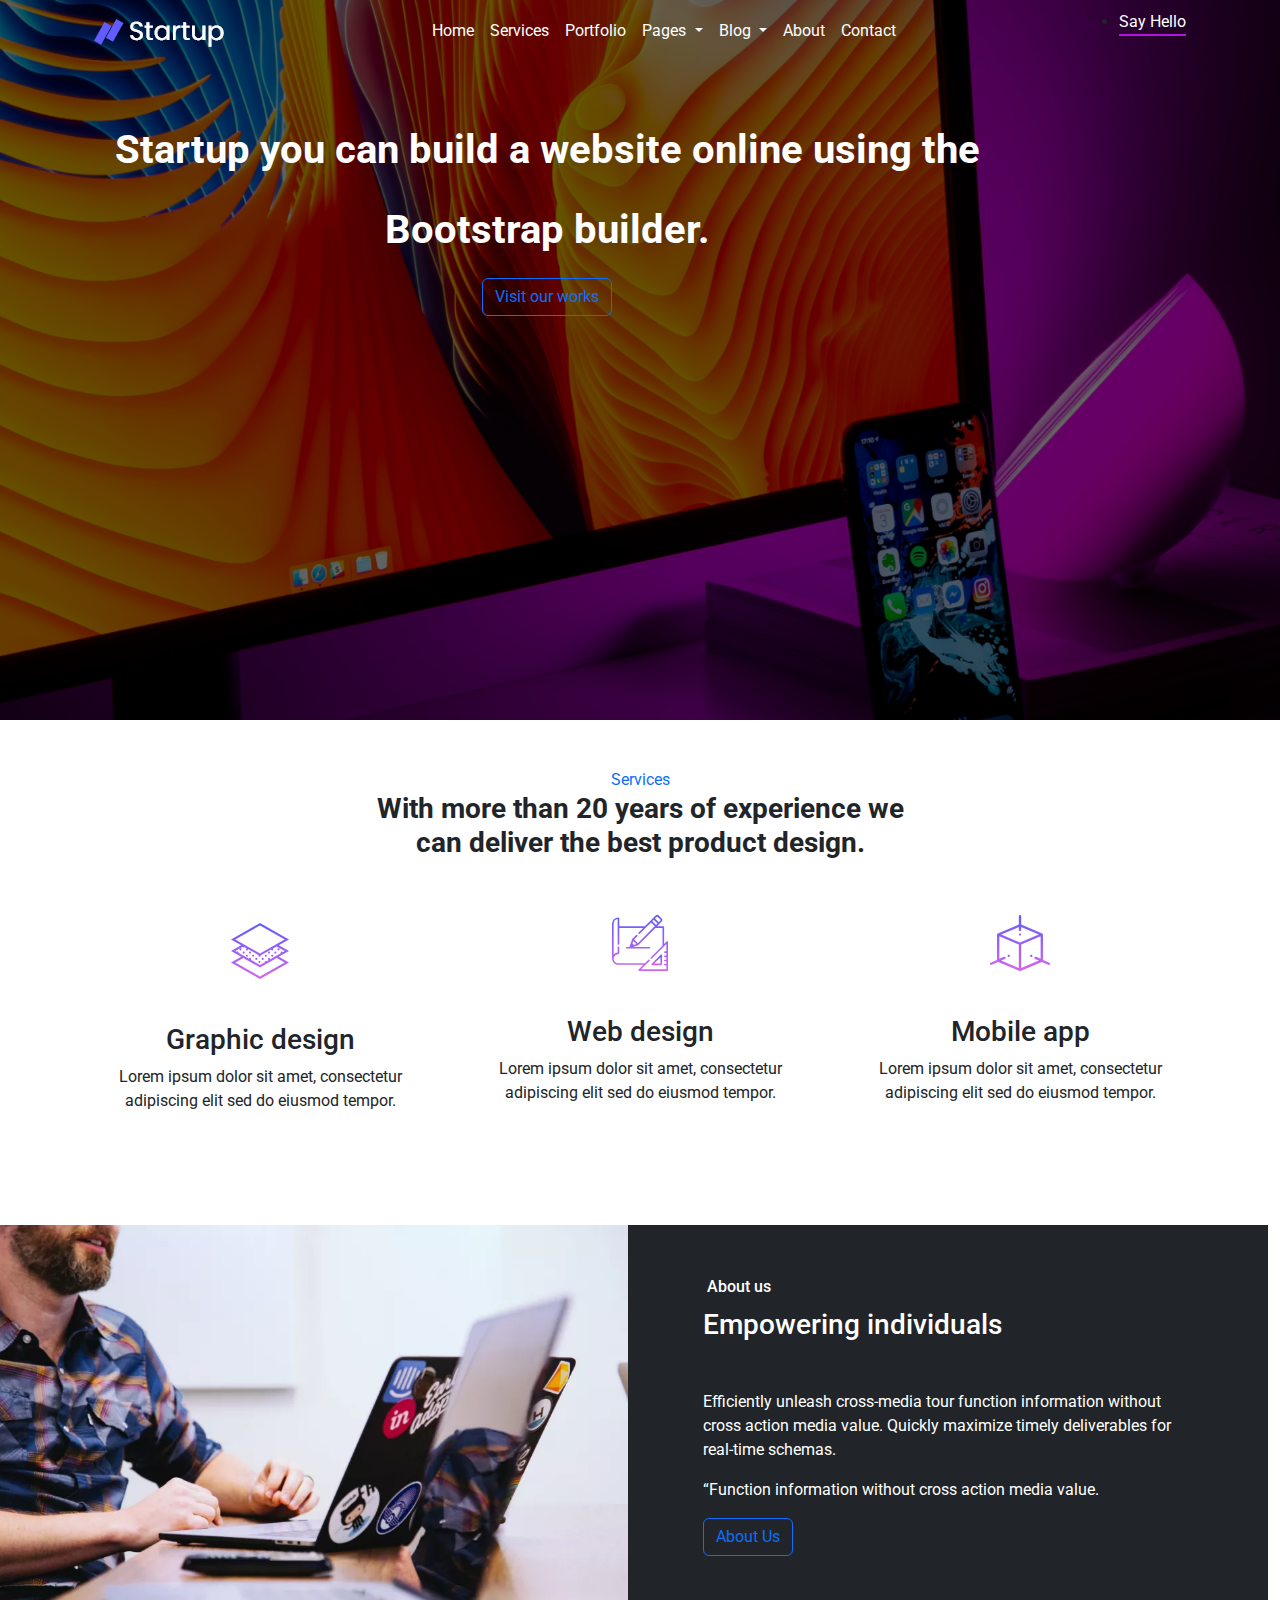
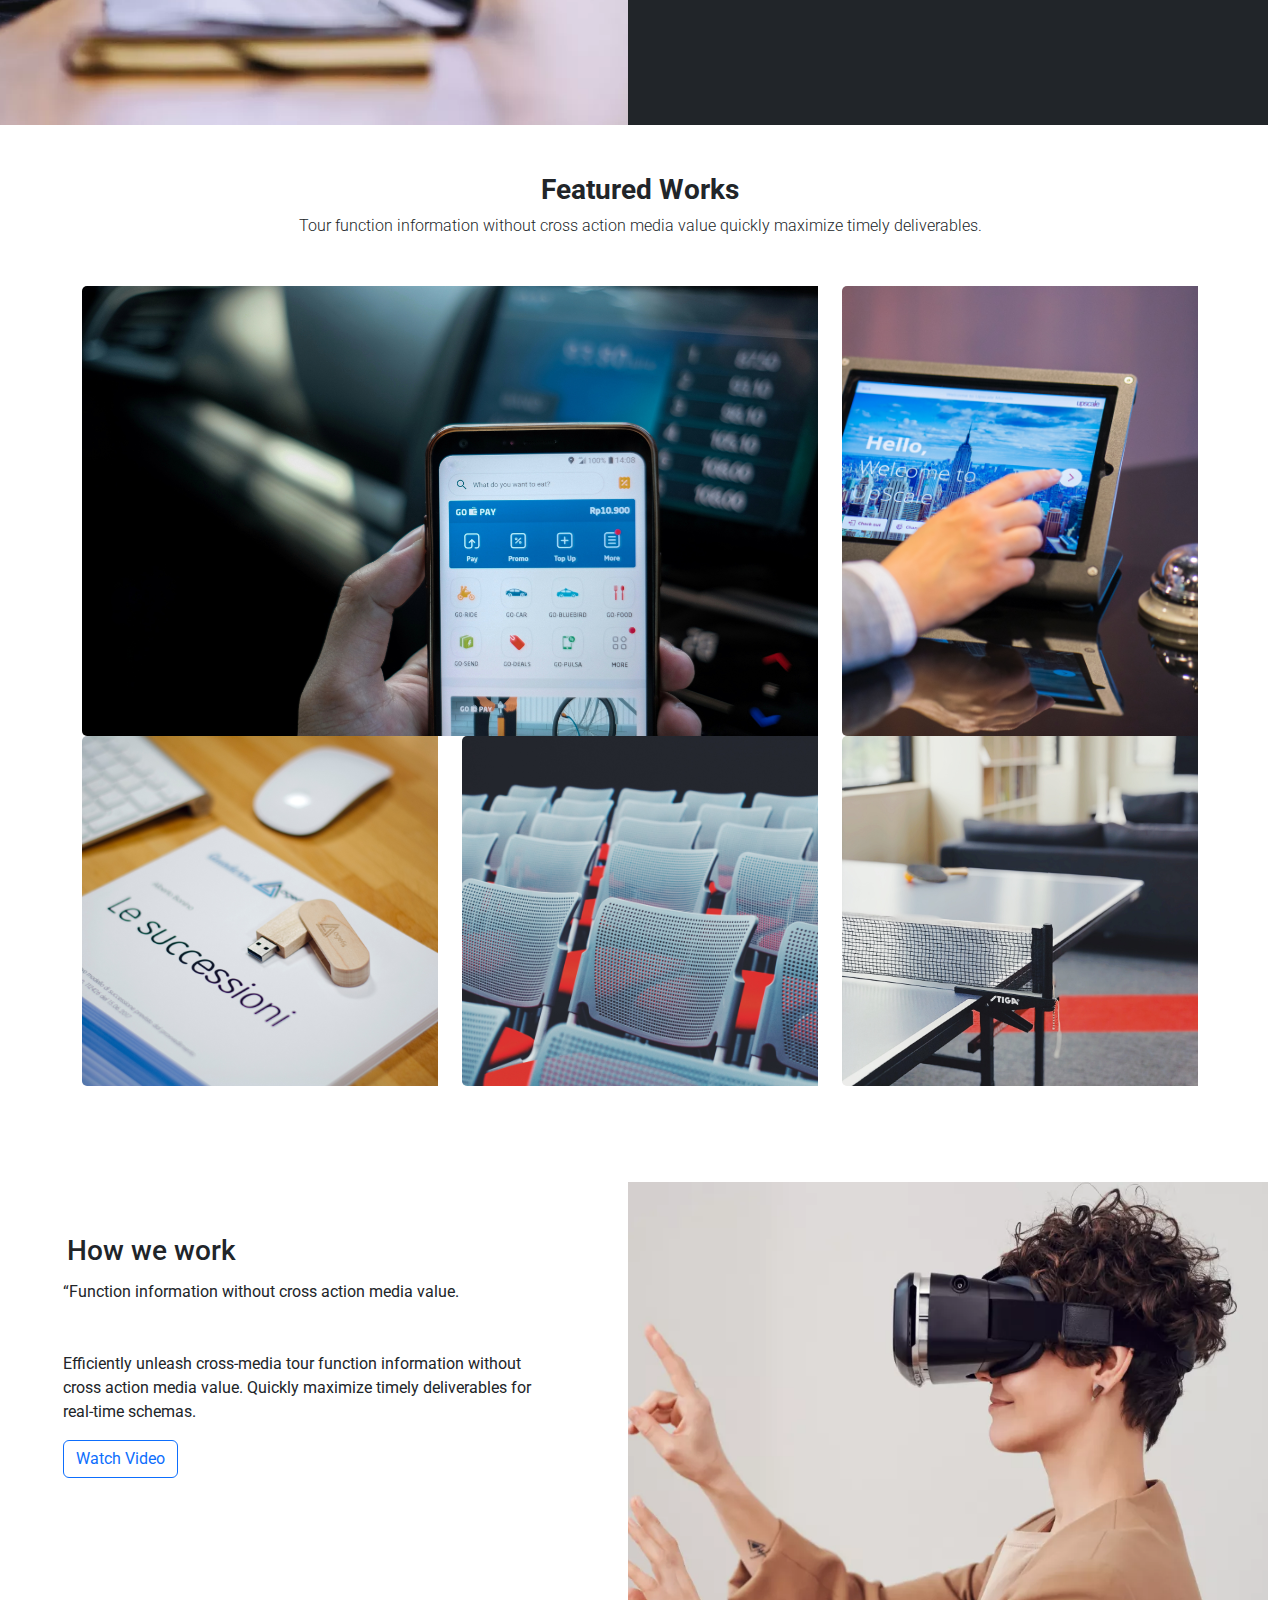
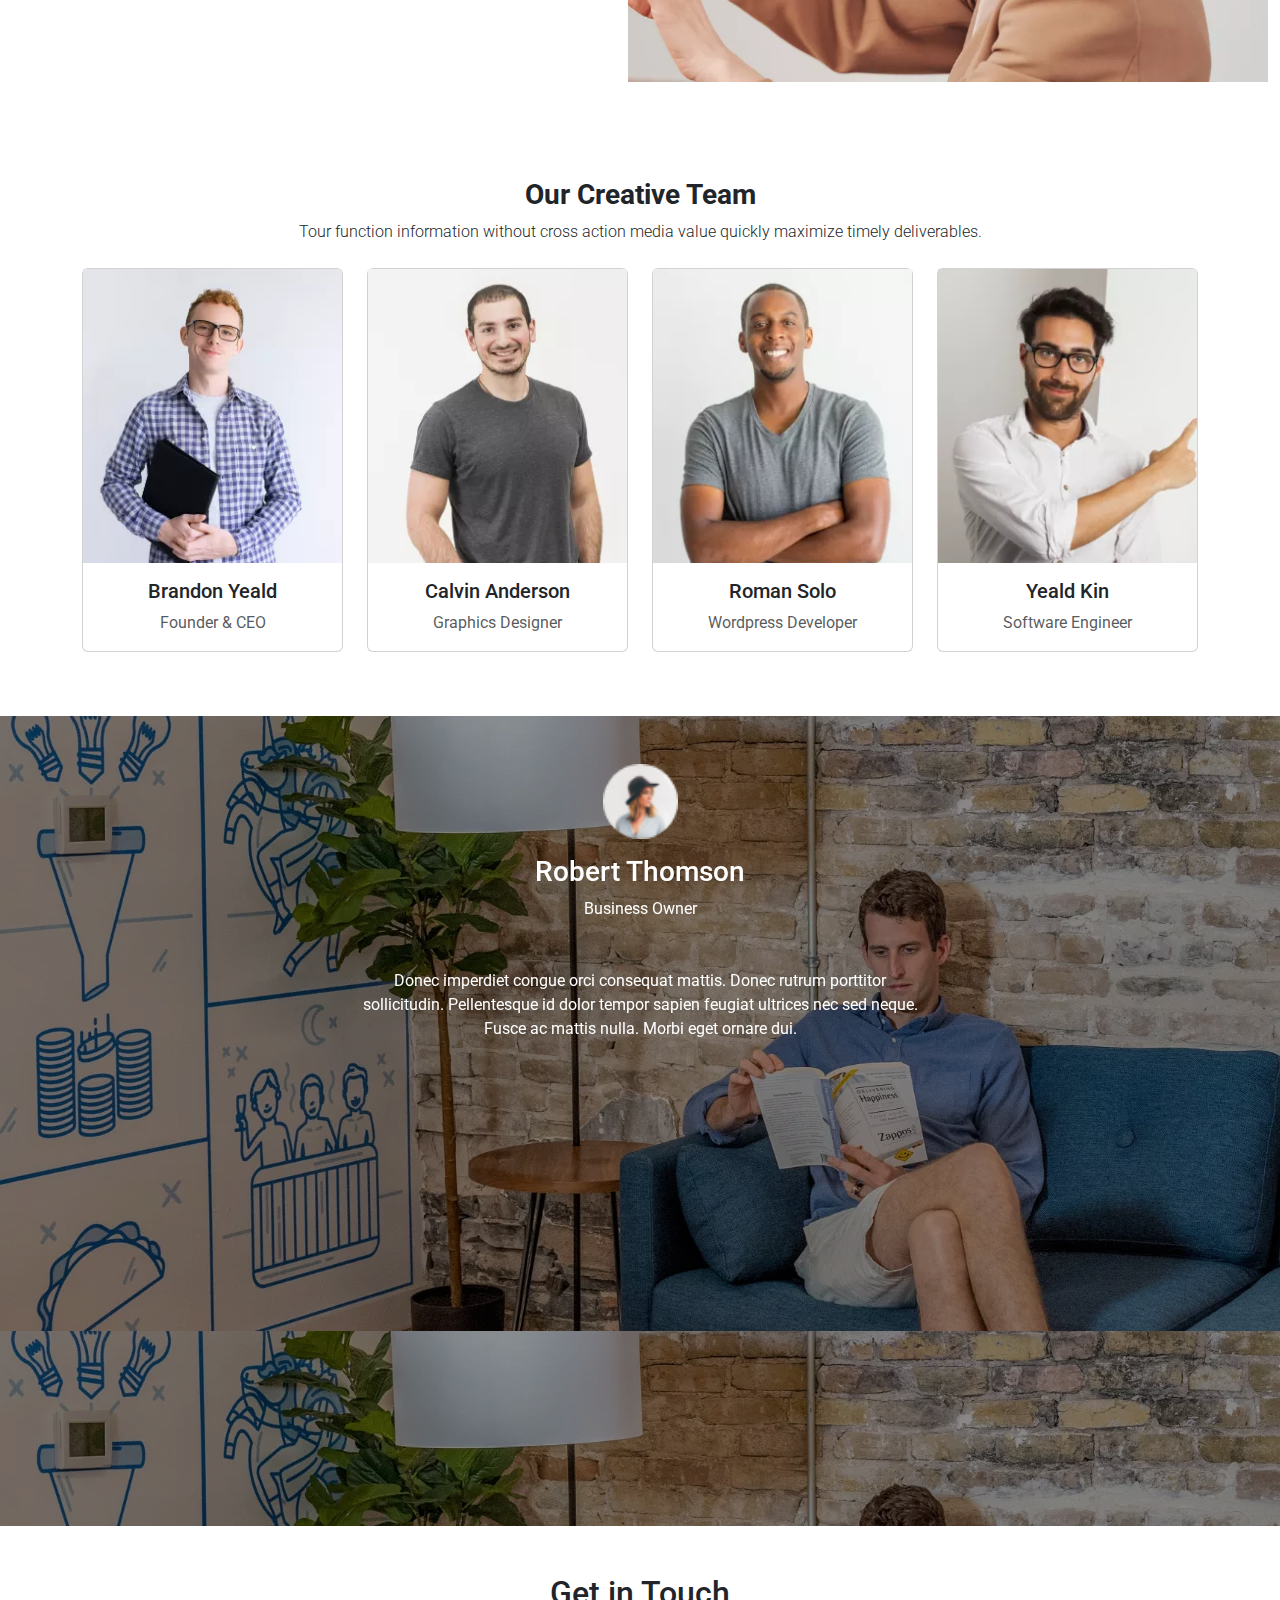
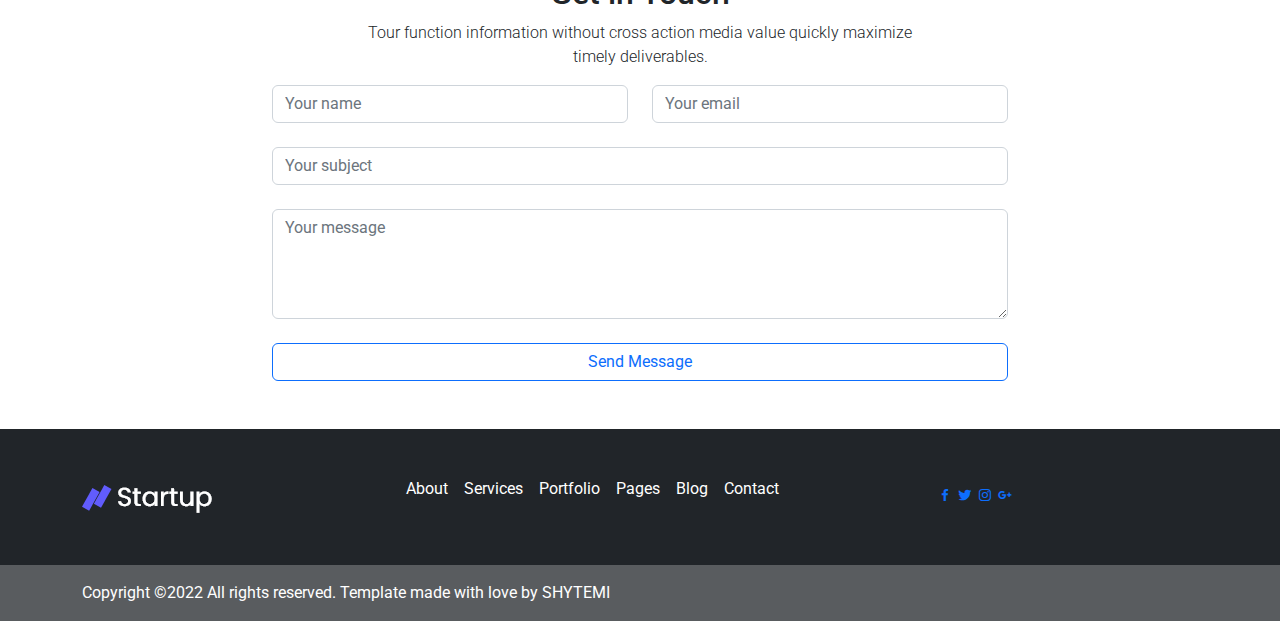
<file: index.html>
<!doctype html>
<html lang="en">
  <head>
    <meta charset="utf-8">
    <meta name="viewport" content="width=device-width, initial-scale=1">
    <link rel="stylesheet" href="css/bootstrap.min.css">
    <link href='https://unpkg.com/boxicons@2.1.2/css/boxicons.min.css' rel='stylesheet'>
    <!-- <link href="https://cdn.jsdelivr.net/npm/bootstrap@5.2.0-beta1/dist/css/bootstrap.min.css" rel="stylesheet" integrity="sha384-0evHe/X+R7YkIZDRvuzKMRqM+OrBnVFBL6DOitfPri4tjfHxaWutUpFmBp4vmVor" crossorigin="anonymous"> -->
    <link rel="stylesheet" href="css/style.css">

    <!-- Link Swiper's CSS -->
    <link
      rel="stylesheet"
      href="https://unpkg.com/swiper/swiper-bundle.min.css"
    />
    <title>StartUp</title>
    
    
  </head>
  <body>
      <section class="header">
          <div class="container">

            <nav class="navbar navbar-expand-lg navbar-dark">
                <div class="container-fluid">
                  <a class="navbar-brand" href="#"> <img src="img/download.webp" alt="">  </a>
                  <button class="navbar-toggler" type="button" data-bs-toggle="collapse" data-bs-target="#navbarSupportedContent" aria-controls="navbarSupportedContent" aria-expanded="false" aria-label="Toggle navigation">
                    <span class="navbar-toggler-icon"></span>
                  </button>
                  <div class="collapse navbar-collapse" id="navbarSupportedContent">
                    <ul class="navbar-nav mx-auto mb-2 mb-lg-0">
                      <li class="nav-item">
                        <a class="nav-link active" aria-current="page" href="#">Home</a>
                      </li>
                      <li class="nav-item">
                        <a class="nav-link text-white" href="#">Services</a>
                      </li>    
                        <li class="nav-item">
                        <a class="nav-link text-white" href="#">Portfolio</a>
                      </li>
                      <li class="nav-item dropdown">
                        <a class="nav-link dropdown-toggle text-white" href="#" id="navbarDropdown" role="button" data-bs-toggle="dropdown" aria-expanded="false">
                          Pages
                        </a>
                        <ul class="dropdown-menu" aria-labelledby="navbarDropdown">
                          <li><a class="dropdown-item" href="#">Portfolio Details</a></li>
                          <li><a class="dropdown-item" href="#">About</a></li>
                          <li><a class="dropdown-item" href="#">Element</a></li>  
                        </ul>        
                        <li class="nav-item dropdown">
                        <a class="nav-link dropdown-toggle text-white" href="#" id="navbarDropdown" role="button" data-bs-toggle="dropdown" aria-expanded="false">
                          Blog
                        </a>
                        <ul class="dropdown-menu" aria-labelledby="navbarDropdown">
                          <li><a class="dropdown-item" href="#">Blog</a></li>
                          <li><a class="dropdown-item" href="#">Single-blog</a></li>
                        </ul>
                        <li class="nav-item">
                          <a class="nav-link text-white"   href="about.html">About</a>
                        </li>
                        <li class="nav-item">
                            <a class="nav-link text-white" href="contact.html">Contact</a>
                          </li>
                    </ul>
                    <ul>
                        <li class="nav-item">
                            <a class="nav-link text-white act" href="#">Say Hello</a>
                        </li>
                    </ul>
                  </div>
                </div>
              </nav>

            <div class="container">
                <div class="row align-items-center justify-content-start">
                    <div class="col-lg-10 col-md-10">
                        <div class="text-center py-5">
                            <h1 class="text-white fs-1 fw-bold lh-lg">Startup you can build a website online using the Bootstrap builder.</h1>
                            <a class="btn btn-outline-primary" href="#">Visit our works</a>
                        </div>
                    </div>
                </div>
            </div>
          </div>
      </section>
     <section class="services py-5">
       <div class="container">
         <div class="row justify-content-center">
            <div class="col-lg-6 text-center">
              <span class="wow fadeInUp text-primary" data-wow-duration="1s" data-wow-delay=".1s" style="visibility: visible; animation-duration: 1s; animation-delay: 0.1s;">Services</span>
             <h3 class="fw-bold">With more than 20 years of experience we can deliver the best product design.</h3>
           </div>
          </div>
         <div class="row py-5 g-4">
            <div class="col-lg-4">
              <div class="service text-center mt-2">
                <div class="icon">
                  <img src="img/1.svg" alt="">
                </div>
              </div>
              <h3 class="text-center">Graphic design</h3>
              <p class="text-center">Lorem ipsum dolor sit amet, consectetur adipiscing elit sed do eiusmod tempor.</p>
            </div>
            <div class="col-lg-4">
              <div class="service text-center">
                <div class="icon">
                  <img src="img/2.svg" alt="">
                </div>
              </div>
              <h3 class="text-center">Web design</h3>
              <p class="text-center">Lorem ipsum dolor sit amet, consectetur adipiscing elit sed do eiusmod tempor.</p>
            </div>
            <div class="col-lg-4">
              <div class="service text-center">
                <div class="icon">
                  <img src="img/3.svg" alt="">
                </div>
              </div>
              <h3 class="text-center">Mobile app</h3>
              <p class="text-center">Lorem ipsum dolor sit amet, consectetur adipiscing elit sed do eiusmod tempor.</p>
            </div>
          </div>
        </div>
      </section>
     <section class="about row w-100 text-white bg-dark">
      <div class="col-lg-6 col-img"></div>
      <div class="col-lg-6">
        <div class="container">
          <div class="row justify-content-start">
            <div class="col-md-10 offset-md-1 my-5">
                <h6 class="p-1">About us</h6>
                <h3 class="mb-5">Empowering individuals</h3>
                <p>Efficiently unleash cross-media tour function information without cross action media value. Quickly maximize timely deliverables for real-time schemas.</p>
                <p>“Function information without cross action media value.</p>
                <button class="btn btn-outline-primary">About Us</button>
            </div>
          </div>
        </div>
      </div>
    </section>
    <section class="portfolio py-5">
      <div class="container">
        <div class="text-center text-dark">
          <h3 class="fw-bold">Featured Works</h3>
          <p class="fw-light">Tour function information without cross action media value quickly maximize timely deliverables.</p>
        </div>
        <div class="row mt-5">
          <div class="col-lg-8 col-md-12">
            <div class="featured">
              <img src="img/x1webp.webp" alt="">
              <div class="overlay p-5">
                <h6 class="text-primary d-flex align-items-center justify-content-center mt-2">App Design</h6>
                <h3 class="text-dark d-flex align-items-center justify-content-center mb-5">Mobile App</h3>
                <div class="d-grid gap-2 d-md-flex justify-content-md-center mb-5">
                  <button class="btn btn-outline-primary">View</button>
                </div>
              </div>
            </div>
          </div>
          <div class="col-lg-4 col-md-6">
            <div class="featured">
              <img src="img/x2.webp" alt="">
              <div class="overlay p-5">
                <h6 class="text-primary d-flex align-items-center justify-content-center mt-2">App Design</h6>
                <h3 class="text-dark d-flex align-items-center justify-content-center mb-5">Mobile App</h3>
                <div class="d-grid gap-2 d-md-flex justify-content-md-center mb-5">
                  <button class="btn btn-outline-primary">View</button>
                </div>
              </div>
            </div>
          </div>
          <div class="col-lg-4 col-md-6 col-lg-4">
            <div class="featured">
              <img src="img/x3.webp" alt="">
              <div class="overlay p-5">
                <h6 class="text-primary d-flex align-items-center justify-content-center mt-2">App Design</h6>
                <h3 class="text-dark d-flex align-items-center justify-content-center mb-5">Mobile App</h3>
                <div class="d-grid gap-2 d-md-flex justify-content-md-center mb-5">
                  <button class="btn btn-outline-primary">View</button>
                </div>
              </div>
          </div>
        </div>
        <div class="col-lg-4 col-md-6 col-lg-4">
            <div class="featured">
              <img src="img/x4.webp" alt="">
              <div class="overlay p-5">
                <h6 class="text-primary d-flex align-items-center justify-content-center mt-2">App Design</h6>
                <h3 class="text-dark d-flex align-items-center justify-content-center mb-5">Mobile App</h3>
                <div class="d-grid gap-2 d-md-flex justify-content-md-center mb-5">
                  <button class="btn btn-outline-primary">View</button>
                </div>
              </div>
          </div>
        </div>
        <div class="col-lg-4 col-md-6 col-lg-4">
            <div class="featured">
              <img src="img/x5.webp" alt="">
              <div class="overlay p-5">
                <h6 class="text-primary d-flex align-items-center justify-content-center mt-2">App Design</h6>
                <h3 class="text-dark d-flex align-items-center justify-content-center mb-5">Mobile App</h3>
                <div class="d-grid gap-2 d-md-flex justify-content-md-center mb-5">
                  <button class="btn btn-outline-primary">View</button>
                </div>
              </div>
          </div>
        </div>
        </div>
      </div>
    </section>
    <section class="work py-5 row w-100">
      <div class="col-lg-6">
        <div class="container">
          <div class="row">
            <div class="col-md-10 offset-md-1 my-5">
              <h3 class="p-1">How we work</h3>
              <p class="mb-5">“Function information without cross action media value.</p>
              <p>Efficiently unleash cross-media tour function information without cross action media value. Quickly maximize timely deliverables for real-time schemas.</p>
              <button class="btn btn-outline-primary">Watch Video</button>
            </div>
          </div>
        </div>
      </div>
      <div class="col-lg-6 col-img"></div>
    </section>
    <section class="team py-5">
      <div class="container">
        <div class="text-center text-dark">
          <h3 class="fw-bold">Our Creative Team</h3>
          <p class="fw-light">Tour function information without cross action media value quickly maximize timely deliverables.</p>
        </div>
        <div class="row mt-4 justify-content-center align-items-center">
          <div class="col-lg-3 col-md-6 col-8 mb-3">
            <div class="card">
              <img src="img/t1.webp" alt="">
              <div class="card-body text-center">
                <h5 class="text-dark">Brandon Yeald</h5>
                <p class="card-text text-muted">Founder & CEO</p>
              </div>
            </div>
          </div>
          <div class="col-lg-3 col-md-6 col-8 mb-3">
            <div class="card">
              <img src="img/t2.webp" alt="">
              <div class="card-body text-center">
                <h5 class="text-dark">Calvin Anderson</h5>
                <p class="card-text text-muted">Graphics Designer</p>
              </div>
            </div>
          </div>
          <div class="col-lg-3 col-md-6 col-8 mb-3">
            <div class="card">
              <img src="img/t3.webp" alt="">
              <div class="card-body text-center">
                <h5 class="text-dark">Roman Solo</h5>
                <p class="card-text text-muted">Wordpress Developer</p>
              </div>
            </div>
          </div>
          <div class="col-lg-3 col-md-6 col-8 mb-3">
            <div class="card">
              <img src="img/t4.webp" alt="">
              <div class="card-body text-center">
                <h5 class="text-dark">Yeald Kin</h5>
                <p class="card-text text-muted">Software Engineer</p>
              </div>
            </div>
          </div>
        </div>
      </div>
    </section>
    <section class="testimonial py-5">
      <div class="slider-section">
        <div class="swiper mySwiper">
          <div class="swiper-wrapper">
            <div class="swiper-slide">
              <div class="testimony-author">
                <img src="img/xthumb.webp" alt="">
                  <h3 class="text-white mt-3">Robert Thomson</h3>
                  <span class="text-white">Business Owner</span>

                  <p class="text-white mt-5">Donec imperdiet congue orci consequat mattis. Donec rutrum porttitor <br>
                  sollicitudin. Pellentesque id dolor tempor sapien feugiat ultrices nec sed neque. <br>
                  Fusce ac mattis nulla. Morbi eget ornare dui. </p>
              </div>
            </div>
            <div class="swiper-slide">
              <div class="testimony-author">
                <img src="img/xthumb.webp" alt="">
                  <h3 class="text-white mt-3">Robert Thomson</h3>
                  <span class="text-white">Business Owner</span>

                  <p class="text-white mt-5">Donec imperdiet congue orci consequat mattis. Donec rutrum porttitor <br>
                  sollicitudin. Pellentesque id dolor tempor sapien feugiat ultrices nec sed neque. <br>
                  Fusce ac mattis nulla. Morbi eget ornare dui. </p>
              </div>
            </div>
            <div class="swiper-slide">
              <div class="testimony-author">
                <img src="img/xthumb.webp" alt="">
                  <h3 class="text-white mt-3">Robert Thomson</h3>
                  <span class="text-white">Business Owner</span>

                  <p class="text-white mt-5">Donec imperdiet congue orci consequat mattis. Donec rutrum porttitor <br>
                  sollicitudin. Pellentesque id dolor tempor sapien feugiat ultrices nec sed neque. <br>
                  Fusce ac mattis nulla. Morbi eget ornare dui. </p>
              </div>
            </div>
            <div class="swiper-slide">
              <div class="testimony-author">
                <img src="img/xthumb.webp" alt="">
                  <h3 class="text-white mt-3">Robert Thomson</h3>
                  <span class="text-white">Business Owner</span>

                  <p class="text-white mt-5">Donec imperdiet congue orci consequat mattis. Donec rutrum porttitor <br>
                  sollicitudin. Pellentesque id dolor tempor sapien feugiat ultrices nec sed neque. <br>
                  Fusce ac mattis nulla. Morbi eget ornare dui. </p>
              </div>
            </div>
          </div>
        </div>

              
      </div>
    </section>
    <section class="get-in-touch py-5">
      <div class="container">
        <div class="row justify-content-center">
          <div class="col-lg-6">
            <h2 class="text-dark text-center">Get in Touch</h2>
            <p class="fw-light text-center">Tour function information without cross action media value quickly maximize timely deliverables.</p>
          </div>
        </div>
        <div class="row justify-content-center">
        <div class="col-lg-8">
          <form id="contact-form" name="contact-form" action="mail.php" method="POST">
              <div class="row">
                  <div class="col-md-6">
                      <div class="md-form mb-0">
                          <input type="text" id="name" name="name" class="form-control" placeholder="Your name">
                          <label for="name" class=""></label>
                      </div>
                  </div>
                  <div class="col-md-6">
                      <div class="md-form mb-0">
                          <input type="text" id="email" name="email" class="form-control" placeholder="Your email">
                          <label for="email" class=""></label>
                      </div>
                  </div>
              </div>
              <div class="row">
                  <div class="col-md-12">
                      <div class="md-form mb-0">
                          <input type="text" id="subject" name="subject" class="form-control" placeholder="Your subject">
                          <label for="subject" class=""></label>
                      </div>
                  </div>
              </div>
              <div class="row">
                  <div class="col-md-12">
                      <div class="md-form">
                          <textarea type="text" id="message" name="message" rows="4" class="form-control md-textarea" placeholder="Your message"></textarea>
                          <label for="message"></label>
                      </div>
                  </div>
                  <div class="col-lg-12">
                    <div class="d-grid gap-2">
                      <button class="btn btn-outline-primary">Send Message</button>
                    </div>
                  </div>
              </div>
          </form>
          
          <div class="status"></div>
      </div>
      </div>
    </section>
    <section class="footer">
      <div class="footer-top py-5 bg-dark">
        <div class="container">
          <div class="row align-items-center">
            <div class="col-lg-2 col-md-3">
              <div class="footer-logo">
                <a href="#"><img src="img/download.webp" alt=""></a>
              </div>
            </div>
            <div class="col-lg-7 col-md-9">
              <div class="menu">
                <ul class="d-flex justify-content-center list-unstyled">
                  <li><a class="text-white text-decoration-none m-2" href="#">About</a></li>
                  <li><a class="text-white text-decoration-none m-2" href="#">Services</a></li>
                  <li><a class="text-white text-decoration-none m-2" href="#">Portfolio</a></li>
                  <li><a class="text-white text-decoration-none m-2" href="#">Pages</a></li>
                  <li><a class="text-white text-decoration-none m-2" href="#">Blog</a></li>
                  <li><a class="text-white text-decoration-none m-2" href="#">Contact</a></li>
                </ul>
              </div>
            </div>
            <div class="col-lg-3 col-md-12">
              <div class="social-icons">
                <a href="#"><i class='bx bxl-facebook'></i></a>
                <a href="#"><i class='bx bxl-twitter'></i></a>
                <a href="#"><i class='bx bxl-instagram'></i></a>
                <a href="#"><i class='bx bxl-google-plus' ></i></a>
              </div>
            </div>
          </div>
        </div>
      </div>
      <div class="footer-bottom py-3 bg-dark text-white bg-opacity-75">
        <div class="container">
          <div class="row">
            <div class="col-lg-12">
              Copyright ©2022 All rights reserved. Template made with love by SHYTEMI
            </div>
          </div>
        </div>
      </div>
    </section>









    <script src="js/bootstrap.min.js"></script>
    <script src="https://unpkg.com/swiper/swiper-bundle.min.js"></script>
    <!-- <script src="https://cdn.jsdelivr.net/npm/bootstrap@5.2.0-beta1/dist/js/bootstrap.bundle.min.js" integrity="sha384-pprn3073KE6tl6bjs2QrFaJGz5/SUsLqktiwsUTF55Jfv3qYSDhgCecCxMW52nD2" crossorigin="anonymous"></script> -->

    <!-- Initialize Swiper -->
    <script>
      var swiper = new Swiper(".mySwiper", {});
    </script>
  </body>
</html>
</file>
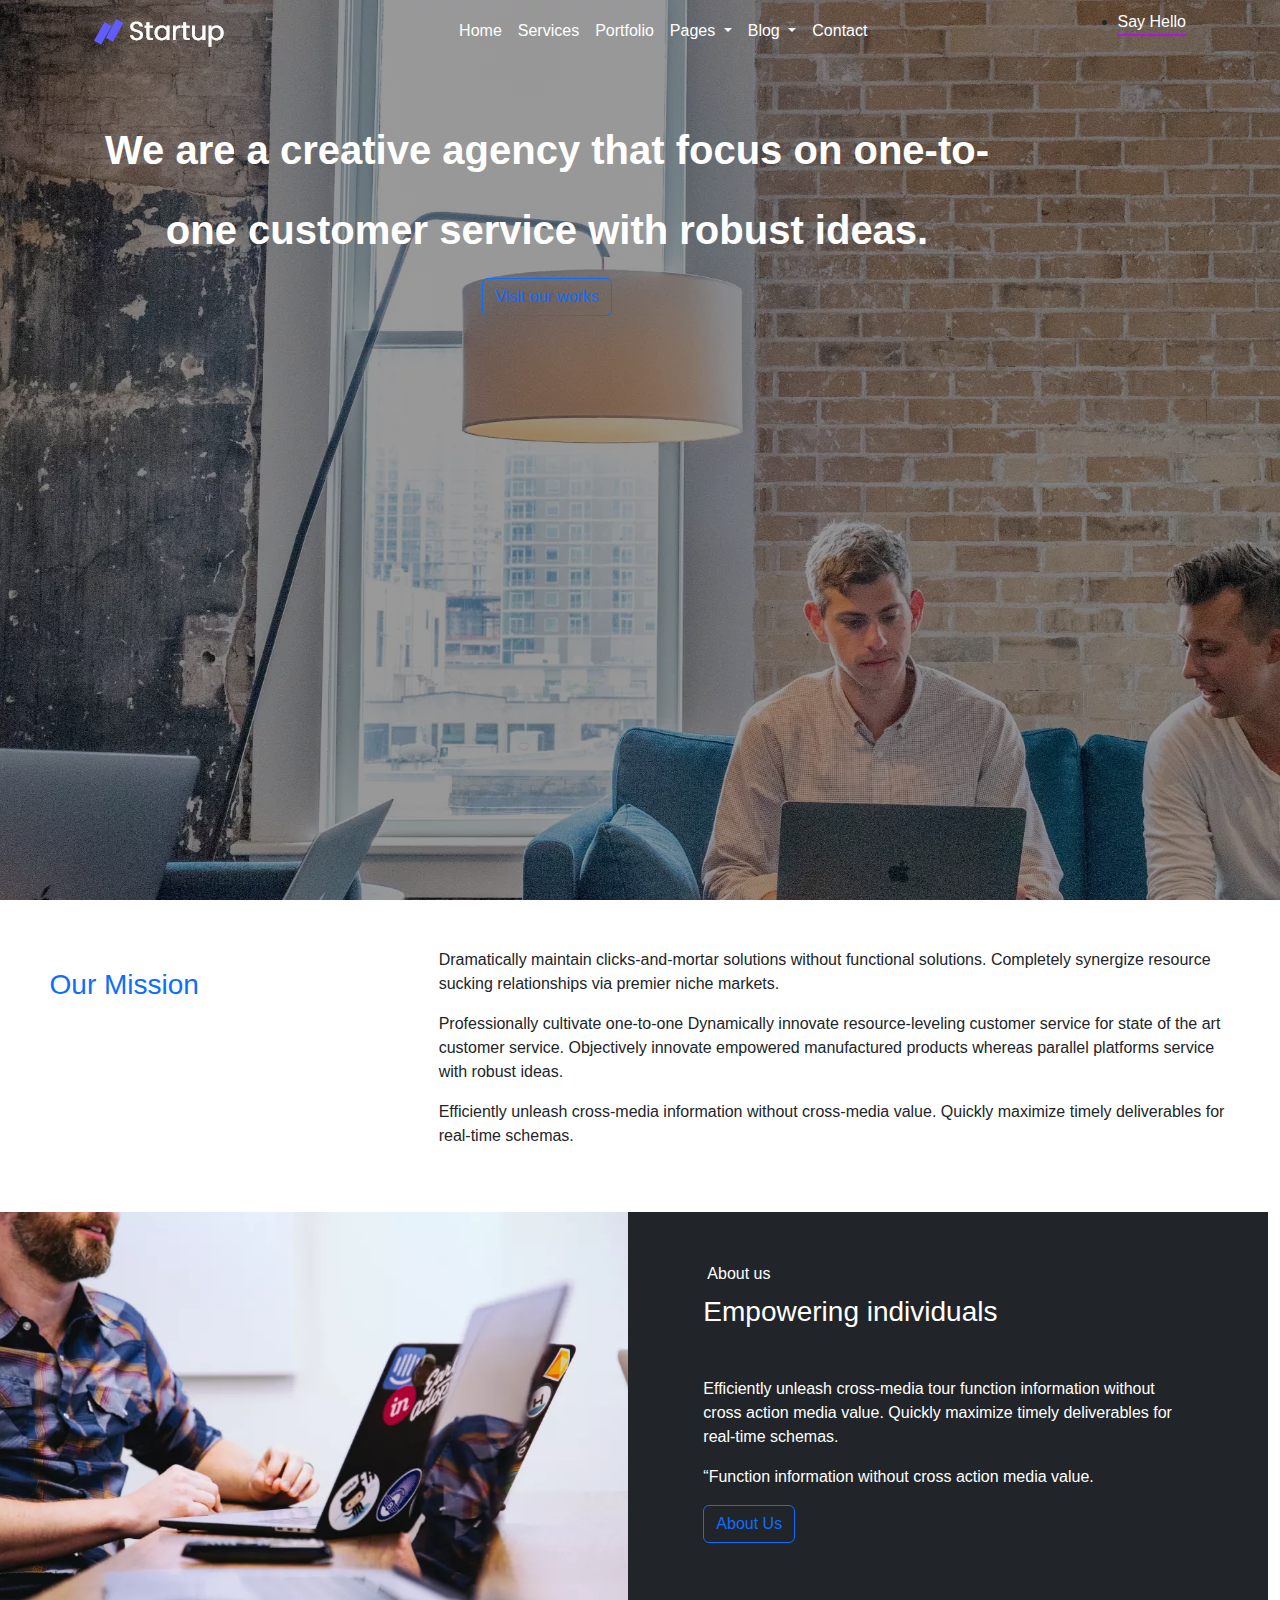
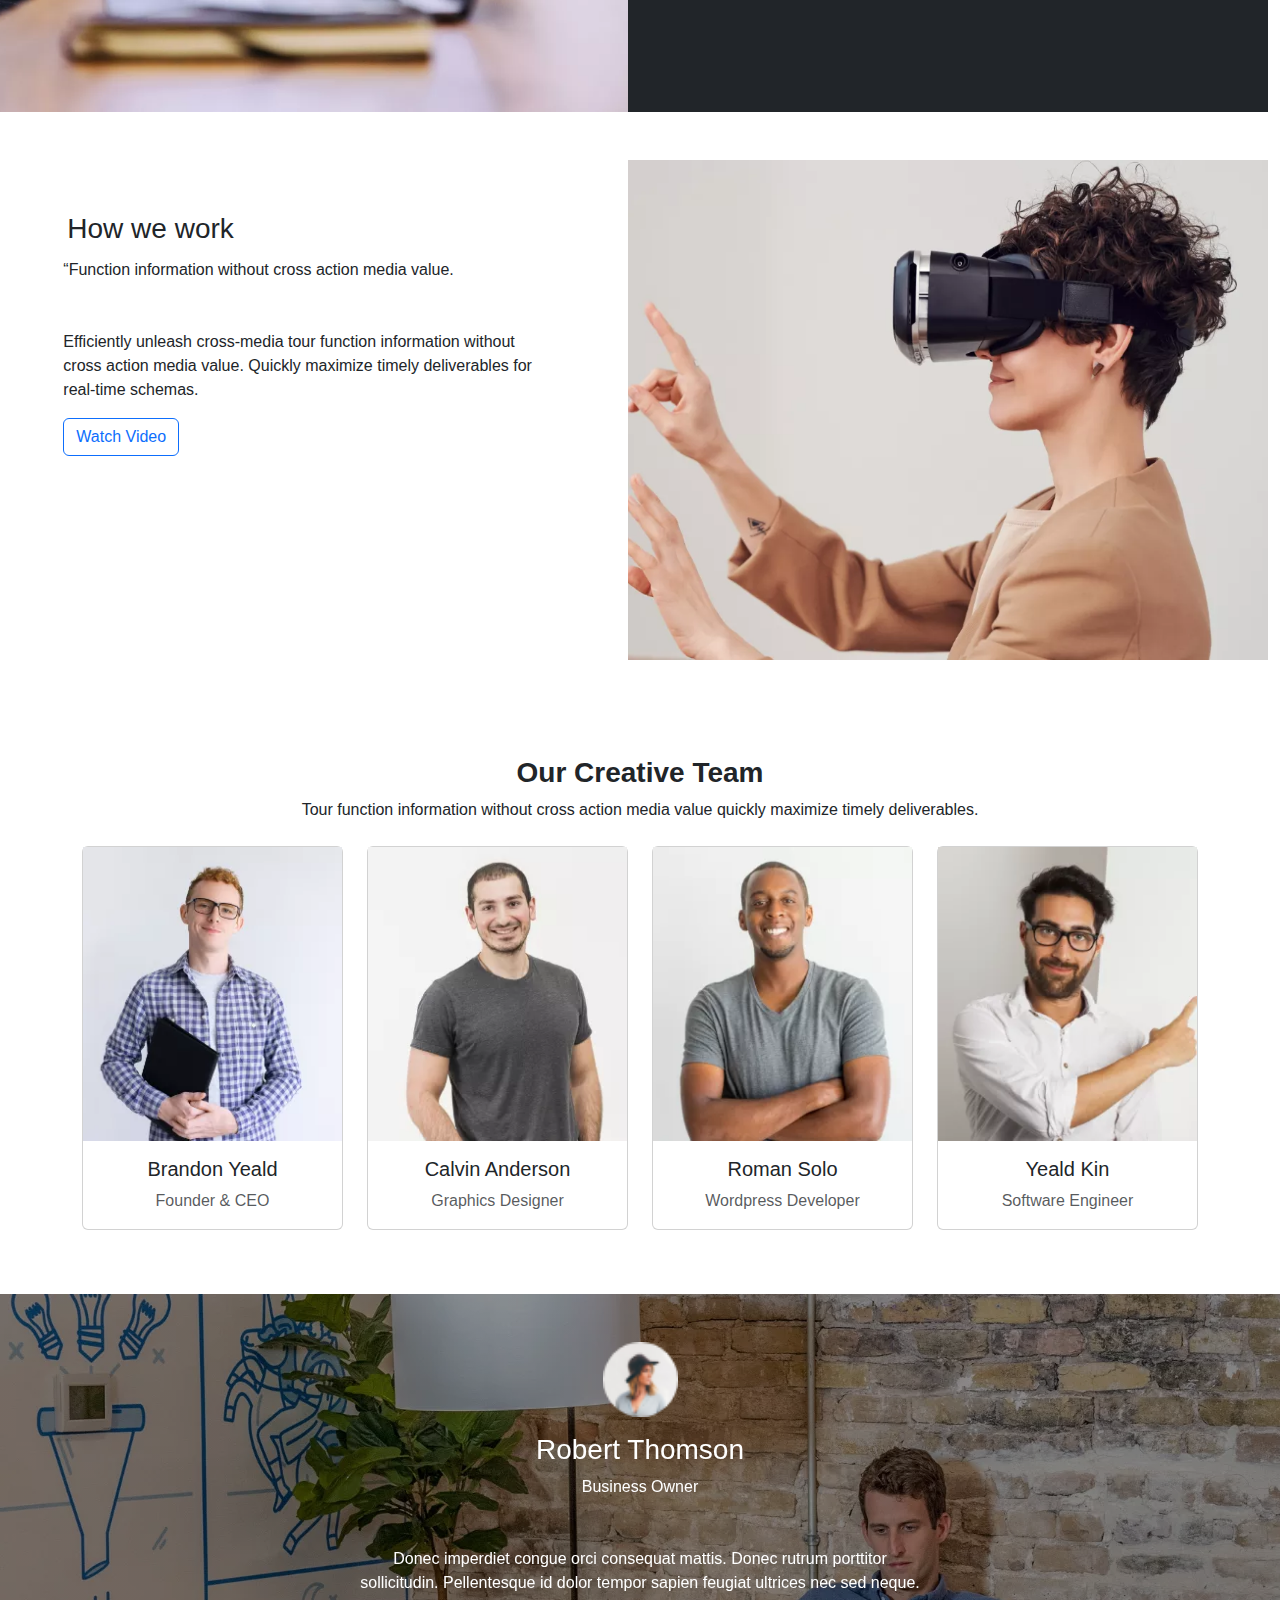
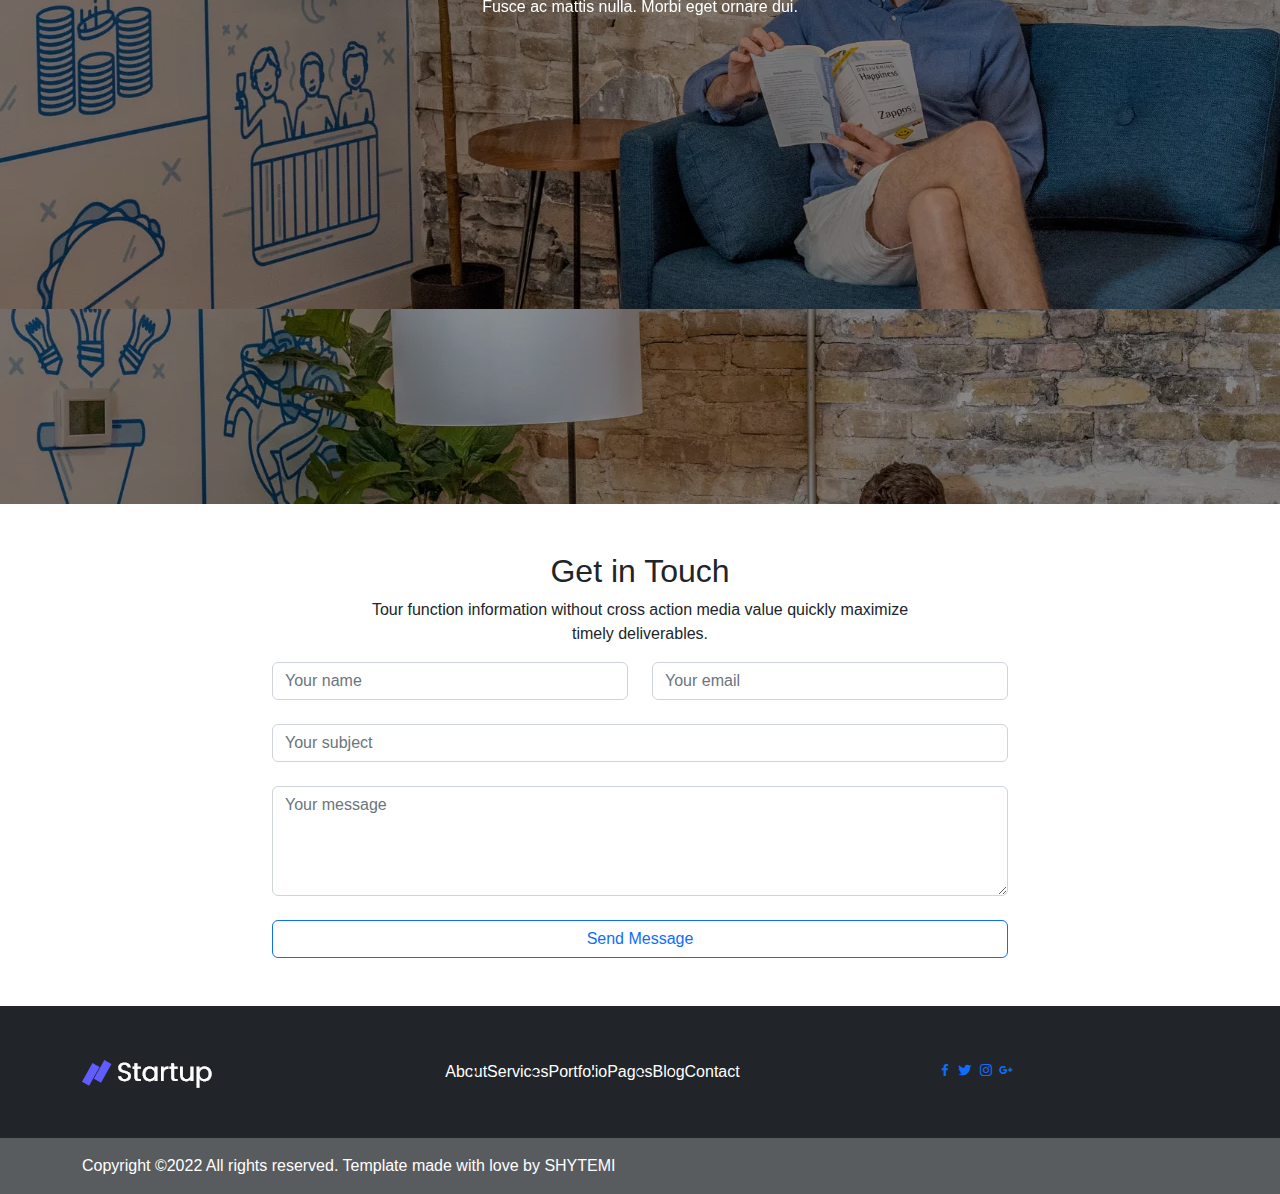
<file: about.html>
<!DOCTYPE html>
<html lang="en">
<head>
    <meta charset="UTF-8">
    <meta http-equiv="X-UA-Compatible" content="IE=edge">
    <meta name="viewport" content="width=device-width, initial-scale=1.0">
    <link rel="stylesheet" href="css/bootstrap.min.css">
    <link href='https://unpkg.com/boxicons@2.1.2/css/boxicons.min.css' rel='stylesheet'>
    <link rel="stylesheet" href="css/about.css">

    <!-- Link Swiper's CSS -->
    <link
      rel="stylesheet"
      href="https://unpkg.com/swiper/swiper-bundle.min.css"
    />
    <title>About Us</title>
</head>
<body>
    <section class="header">
        <div class="container">

          <nav class="navbar navbar-expand-lg navbar-dark">
              <div class="container-fluid">
                <a class="navbar-brand" href="#"> <img src="img/download.webp" alt="">  </a>
                <button class="navbar-toggler" type="button" data-bs-toggle="collapse" data-bs-target="#navbarSupportedContent" aria-controls="navbarSupportedContent" aria-expanded="false" aria-label="Toggle navigation">
                  <span class="navbar-toggler-icon"></span>
                </button>
                <div class="collapse navbar-collapse" id="navbarSupportedContent">
                  <ul class="navbar-nav mx-auto mb-2 mb-lg-0">
                    <li class="nav-item">
                      <a class="nav-link active" aria-current="page" href="#">Home</a>
                    </li>
                    <li class="nav-item">
                      <a class="nav-link text-white" href="#">Services</a>
                    </li>    
                      <li class="nav-item">
                      <a class="nav-link text-white" href="#">Portfolio</a>
                    </li>
                    <li class="nav-item dropdown">
                      <a class="nav-link dropdown-toggle text-white" href="#" id="navbarDropdown" role="button" data-bs-toggle="dropdown" aria-expanded="false">
                        Pages
                      </a>
                      <ul class="dropdown-menu" aria-labelledby="navbarDropdown">
                        <li><a class="dropdown-item" href="#">Portfolio Details</a></li>
                        <li><a class="dropdown-item" href="about.html">About</a></li>
                        <li><a class="dropdown-item" href="#">Element</a></li>  
                      </ul>        
                      <li class="nav-item dropdown">
                      <a class="nav-link dropdown-toggle text-white" href="#" id="navbarDropdown" role="button" data-bs-toggle="dropdown" aria-expanded="false">
                        Blog
                      </a>
                      <ul class="dropdown-menu" aria-labelledby="navbarDropdown">
                        <li><a class="dropdown-item" href="#">Blog</a></li>
                        <li><a class="dropdown-item" href="#">Single-blog</a></li>
                      </ul>
                      <li class="nav-item">
                          <a class="nav-link text-white" href="contact.html">Contact</a>
                        </li>
                  </ul>
                  <ul>
                      <li class="nav-item">
                          <a class="nav-link text-white act" href="#">Say Hello</a>
                      </li>
                  </ul>
                </div>
              </div>
            </nav>

          <div class="container">
              <div class="row align-items-center justify-content-start">
                  <div class="col-lg-10 col-md-10">
                      <div class="text-center py-5">
                          <h1 class="text-white fs-1 fw-bold lh-lg">We are a creative agency that focus on one-to-one customer service with robust ideas.</h1>
                          <a class="btn btn-outline-primary" href="#">Visit our works</a>
                      </div>
                  </div>
              </div>
          </div>
        </div>
    </section>
    <section class="mission py-5 row w-100 ">
        <div class="col-lg-4">
            <div class="container">
                <div class="row">
                    <div class="col-md-10 offset-md-1 my-3">
                        <h3 class="p-1 text-primary">Our Mission</h3>
                    </div>
                </div>
            </div>
        </div>
        <div class="col-lg-8">
            <div class="container">
                <div class="row">
                    <div class="mission-info">
                        <p class="fw-light">Dramatically maintain clicks-and-mortar solutions without functional solutions. Completely synergize resource sucking relationships via premier niche markets.</p>
                    </div>
                    <div class="mission-info">
                        <p>Professionally cultivate one-to-one Dynamically innovate resource-leveling customer service for state of the art customer service. Objectively innovate empowered manufactured products whereas parallel platforms service with robust ideas.</p>
                    </div>
                    <div class="mission-info">
                        <p>Efficiently unleash cross-media information without cross-media value. Quickly maximize timely deliverables for real-time schemas.</p>
                    </div>

                </div>
            </div>
        </div>
    </section>
    <section class="about-us row w-100 text-white bg-dark">
        <div class="col-lg-6 col-img"></div>
        <div class="col-lg-6">
          <div class="container">
            <div class="row justify-content-start">
              <div class="col-md-10 offset-md-1 my-5">
                  <h6 class="p-1">About us</h6>
                  <h3 class="mb-5">Empowering individuals</h3>
                  <p>Efficiently unleash cross-media tour function information without cross action media value. Quickly maximize timely deliverables for real-time schemas.</p>
                  <p>“Function information without cross action media value.</p>
                  <button class="btn btn-outline-primary">About Us</button>
              </div>
            </div>
          </div>
        </div>
      </section>
      <section class="how-we-work py-5 row w-100">
        <div class="col-lg-6">
          <div class="container">
            <div class="row">
              <div class="col-md-10 offset-md-1 my-5">
                <h3 class="p-1">How we work</h3>
                <p class="mb-5">“Function information without cross action media value.</p>
                <p>Efficiently unleash cross-media tour function information without cross action media value. Quickly maximize timely deliverables for real-time schemas.</p>
                <button class="btn btn-outline-primary">Watch Video</button>
              </div>
            </div>
          </div>
        </div>
        <div class="col-lg-6 col-img"></div>
      </section>
      <section class="creative-team py-5">
        <div class="container">
          <div class="text-center text-dark">
            <h3 class="fw-bold">Our Creative Team</h3>
            <p class="fw-light">Tour function information without cross action media value quickly maximize timely deliverables.</p>
          </div>
          <div class="row mt-4 justify-content-center align-items-center">
            <div class="col-lg-3 col-md-6 col-8 mb-3">
              <div class="card">
                <img src="img/t1.webp" alt="">
                <div class="card-body text-center">
                  <h5 class="text-dark">Brandon Yeald</h5>
                  <p class="card-text text-muted">Founder & CEO</p>
                </div>
              </div>
            </div>
            <div class="col-lg-3 col-md-6 col-8 mb-3">
              <div class="card">
                <img src="img/t2.webp" alt="">
                <div class="card-body text-center">
                  <h5 class="text-dark">Calvin Anderson</h5>
                  <p class="card-text text-muted">Graphics Designer</p>
                </div>
              </div>
            </div>
            <div class="col-lg-3 col-md-6 col-8 mb-3">
              <div class="card">
                <img src="img/t3.webp" alt="">
                <div class="card-body text-center">
                  <h5 class="text-dark">Roman Solo</h5>
                  <p class="card-text text-muted">Wordpress Developer</p>
                </div>
              </div>
            </div>
            <div class="col-lg-3 col-md-6 col-8 mb-3">
              <div class="card">
                <img src="img/t4.webp" alt="">
                <div class="card-body text-center">
                  <h5 class="text-dark">Yeald Kin</h5>
                  <p class="card-text text-muted">Software Engineer</p>
                </div>
              </div>
            </div>
          </div>
        </div>
      </section>
      <section class="testimonial-section py-5">
        <div class="slider-section">
          <div class="swiper mySwiper">
            <div class="swiper-wrapper">
              <div class="swiper-slide">
                <div class="testimony-author">
                  <img src="img/xthumb.webp" alt="">
                    <h3 class="text-white mt-3">Robert Thomson</h3>
                    <span class="text-white">Business Owner</span>
  
                    <p class="text-white mt-5">Donec imperdiet congue orci consequat mattis. Donec rutrum porttitor <br>
                    sollicitudin. Pellentesque id dolor tempor sapien feugiat ultrices nec sed neque. <br>
                    Fusce ac mattis nulla. Morbi eget ornare dui. </p>
                </div>
              </div>
              <div class="swiper-slide">
                <div class="testimony-author">
                  <img src="img/xthumb.webp" alt="">
                    <h3 class="text-white mt-3">Robert Thomson</h3>
                    <span class="text-white">Business Owner</span>
  
                    <p class="text-white mt-5">Donec imperdiet congue orci consequat mattis. Donec rutrum porttitor <br>
                    sollicitudin. Pellentesque id dolor tempor sapien feugiat ultrices nec sed neque. <br>
                    Fusce ac mattis nulla. Morbi eget ornare dui. </p>
                </div>
              </div>
              <div class="swiper-slide">
                <div class="testimony-author">
                  <img src="img/xthumb.webp" alt="">
                    <h3 class="text-white mt-3">Robert Thomson</h3>
                    <span class="text-white">Business Owner</span>
  
                    <p class="text-white mt-5">Donec imperdiet congue orci consequat mattis. Donec rutrum porttitor <br>
                    sollicitudin. Pellentesque id dolor tempor sapien feugiat ultrices nec sed neque. <br>
                    Fusce ac mattis nulla. Morbi eget ornare dui. </p>
                </div>
              </div>
              <div class="swiper-slide">
                <div class="testimony-author">
                  <img src="img/xthumb.webp" alt="">
                    <h3 class="text-white mt-3">Robert Thomson</h3>
                    <span class="text-white">Business Owner</span>
  
                    <p class="text-white mt-5">Donec imperdiet congue orci consequat mattis. Donec rutrum porttitor <br>
                    sollicitudin. Pellentesque id dolor tempor sapien feugiat ultrices nec sed neque. <br>
                    Fusce ac mattis nulla. Morbi eget ornare dui. </p>
                </div>
              </div>
            </div>
          </div>
  
                
        </div>
      </section>
      <section class="get-in-touch py-5">
        <div class="container">
          <div class="row justify-content-center">
            <div class="col-lg-6">
              <h2 class="text-dark text-center">Get in Touch</h2>
              <p class="fw-light text-center">Tour function information without cross action media value quickly maximize timely deliverables.</p>
            </div>
          </div>
          <div class="row justify-content-center">
          <div class="col-lg-8">
            <form id="contact-form" name="contact-form" action="mail.php" method="POST">
                <div class="row">
                    <div class="col-md-6">
                        <div class="md-form mb-0">
                            <input type="text" id="name" name="name" class="form-control" placeholder="Your name">
                            <label for="name" class=""></label>
                        </div>
                    </div>
                    <div class="col-md-6">
                        <div class="md-form mb-0">
                            <input type="text" id="email" name="email" class="form-control" placeholder="Your email">
                            <label for="email" class=""></label>
                        </div>
                    </div>
                </div>
                <div class="row">
                    <div class="col-md-12">
                        <div class="md-form mb-0">
                            <input type="text" id="subject" name="subject" class="form-control" placeholder="Your subject">
                            <label for="subject" class=""></label>
                        </div>
                    </div>
                </div>
                <div class="row">
                    <div class="col-md-12">
                        <div class="md-form">
                            <textarea type="text" id="message" name="message" rows="4" class="form-control md-textarea" placeholder="Your message"></textarea>
                            <label for="message"></label>
                        </div>
                    </div>
                    <div class="col-lg-12">
                      <div class="d-grid gap-2">
                        <button class="btn btn-outline-primary">Send Message</button>
                      </div>
                    </div>
                </div>
            </form>
            
            <div class="status"></div>
        </div>
        </div>
      </section>
      <section class="footer">
        <div class="footer-top py-5 bg-dark">
          <div class="container">
            <div class="row align-items-center">
              <div class="col-lg-2 col-md-3">
                <div class="footer-logo">
                  <a href="#"><img src="img/download.webp" alt=""></a>
                </div>
              </div>
              <div class="col-lg-7 col-md-9">
                <div class="menu d-flex justify-content-center align-items-center">
  
                    <li><a class="text-white text-decoration-none" href="#">About</a></li>
                    <li><a class="text-white text-decoration-none" href="#">Services</a></li>
                    <li><a class="text-white text-decoration-none " href="#">Portfolio</a></li>
                    <li><a class="text-white text-decoration-none" href="#">Pages</a></li>
                    <li><a class="text-white text-decoration-none" href="#">Blog</a></li>
                    <li><a class="text-white text-decoration-none" href="#">Contact</a></li>
                  
                </div>
              </div>
              <div class="col-lg-3 col-md-12">
                <div class="social-icons">
                  <a href="#"><i class='bx bxl-facebook'></i></a>
                  <a href="#"><i class='bx bxl-twitter'></i></a>
                  <a href="#"><i class='bx bxl-instagram'></i></a>
                  <a href="#"><i class='bx bxl-google-plus' ></i></a>
                </div>
              </div>
            </div>
          </div>
        </div>
        <div class="footer-bottom py-3 bg-dark text-white bg-opacity-75">
          <div class="container">
            <div class="row">
              <div class="col-lg-12">
                Copyright ©2022 All rights reserved. Template made with love by SHYTEMI
              </div>
            </div>
          </div>
        </div>
      </section>




    <script src="js/bootstrap.min.js"></script>
    <script src="https://unpkg.com/swiper/swiper-bundle.min.js"></script>

    <!-- Initialize Swiper -->
    <script>
        var swiper = new Swiper(".mySwiper", {});
      </script>
</body>
</html>
</file>
<file: css/style.css>
@import url('https://fonts.googleapis.com/css2?family=Playfair+Display:ital,wght@1,500&family=Poppins:wght@500&family=Roboto&display=swap');
* {
    margin: 0;
    padding: 0;
    box-sizing: border-box;
    font-family: 'Roboto', sans-serif;
}
:root {
    --main-color: #b114e0;
}
.navbar ul li a:hover {
    color: var(--main-color) !important;
}
.act {
    border-bottom: 2px solid var(--main-color);
}
.header {
    background-image: linear-gradient(rgba(0, 0, 0, 0.6), rgba(0, 0, 0, 0.6)),    
    url(../img/landing-img.\ jpg.webp);
    height: 80vh;
    background-position: center center;
    background-size: cover;
}
.icon {
    position: relative;
    width: 100px;
    height: 100px;
    margin: 0 auto;
}
.col-img {
    background-image: url(../img/about.png.webp);
    background-position: center;
    background-size: cover;
    min-height: 500px;
}
.featured {
    position: relative;
    overflow: hidden;
}
.overlay {
    position: absolute;
    top: 0;
    left: 0;
    width: 100%;
    height: 100%;
    background-color: #fff;   
    transition: all 0.4s ease;
    opacity: 0;
}
.featured img {
    transition: all 0.4s ease;
}
.featured:hover .overlay {
    opacity: 1;
}
.featured:hover img {
    transform: scale(1.1);
}
.work .col-img {
    background-image: url(../img/xwork.webp);
    background-position: center;
    background-size: cover;
    min-height: 500px;
}
.testimonial {
    background-image: linear-gradient(rgba(0, 0, 0, 0.4), rgba(0, 0, 0, 0.4)), url(../img/xbanner.webp);
    height: 90vh;
}
.testimony-author {
    max-width: 800px;
    margin: auto;
    text-align: center;
}
.testimony-author img {
    width: 75px !important;
    margin: auto;
}
</file>
<file: css/about.css>
* {
    margin: 0;
    padding: 0;
    box-sizing: border-box;
    font-family: 'Roboto', sans-serif;
}
:root {
    --main-color: #b114e0;
}
.navbar ul li a:hover {
    color: var(--main-color) !important;
}
.act {
    border-bottom: 2px solid var(--main-color);
}
.header {
    background-image: linear-gradient(rgba(0, 0, 0, 0.4), rgba(0, 0, 0, 0.4)),    
    url(../img/about.webp);
    height: 100vh;
    background-position: center center;
    background-size: cover;
}
.col-img {
    background-image: url(../img/about.png.webp);
    background-position: center;
    background-size: cover;
    min-height: 500px;
}
.how-we-work .col-img {
    background-image: url(../img/xwork.webp);
    background-position: center;
    background-size: cover;
    min-height: 500px;
}
.testimonial-section {
    background-image: linear-gradient(rgba(0, 0, 0, 0.4), rgba(0, 0, 0, 0.4)), url(../img/xbanner.webp);
    height: 90vh;
}
.testimony-author {
    max-width: 800px;
    margin: auto;
    text-align: center;
}
.testimony-author img {
    width: 75px !important;
    margin: auto;
}
</file>
